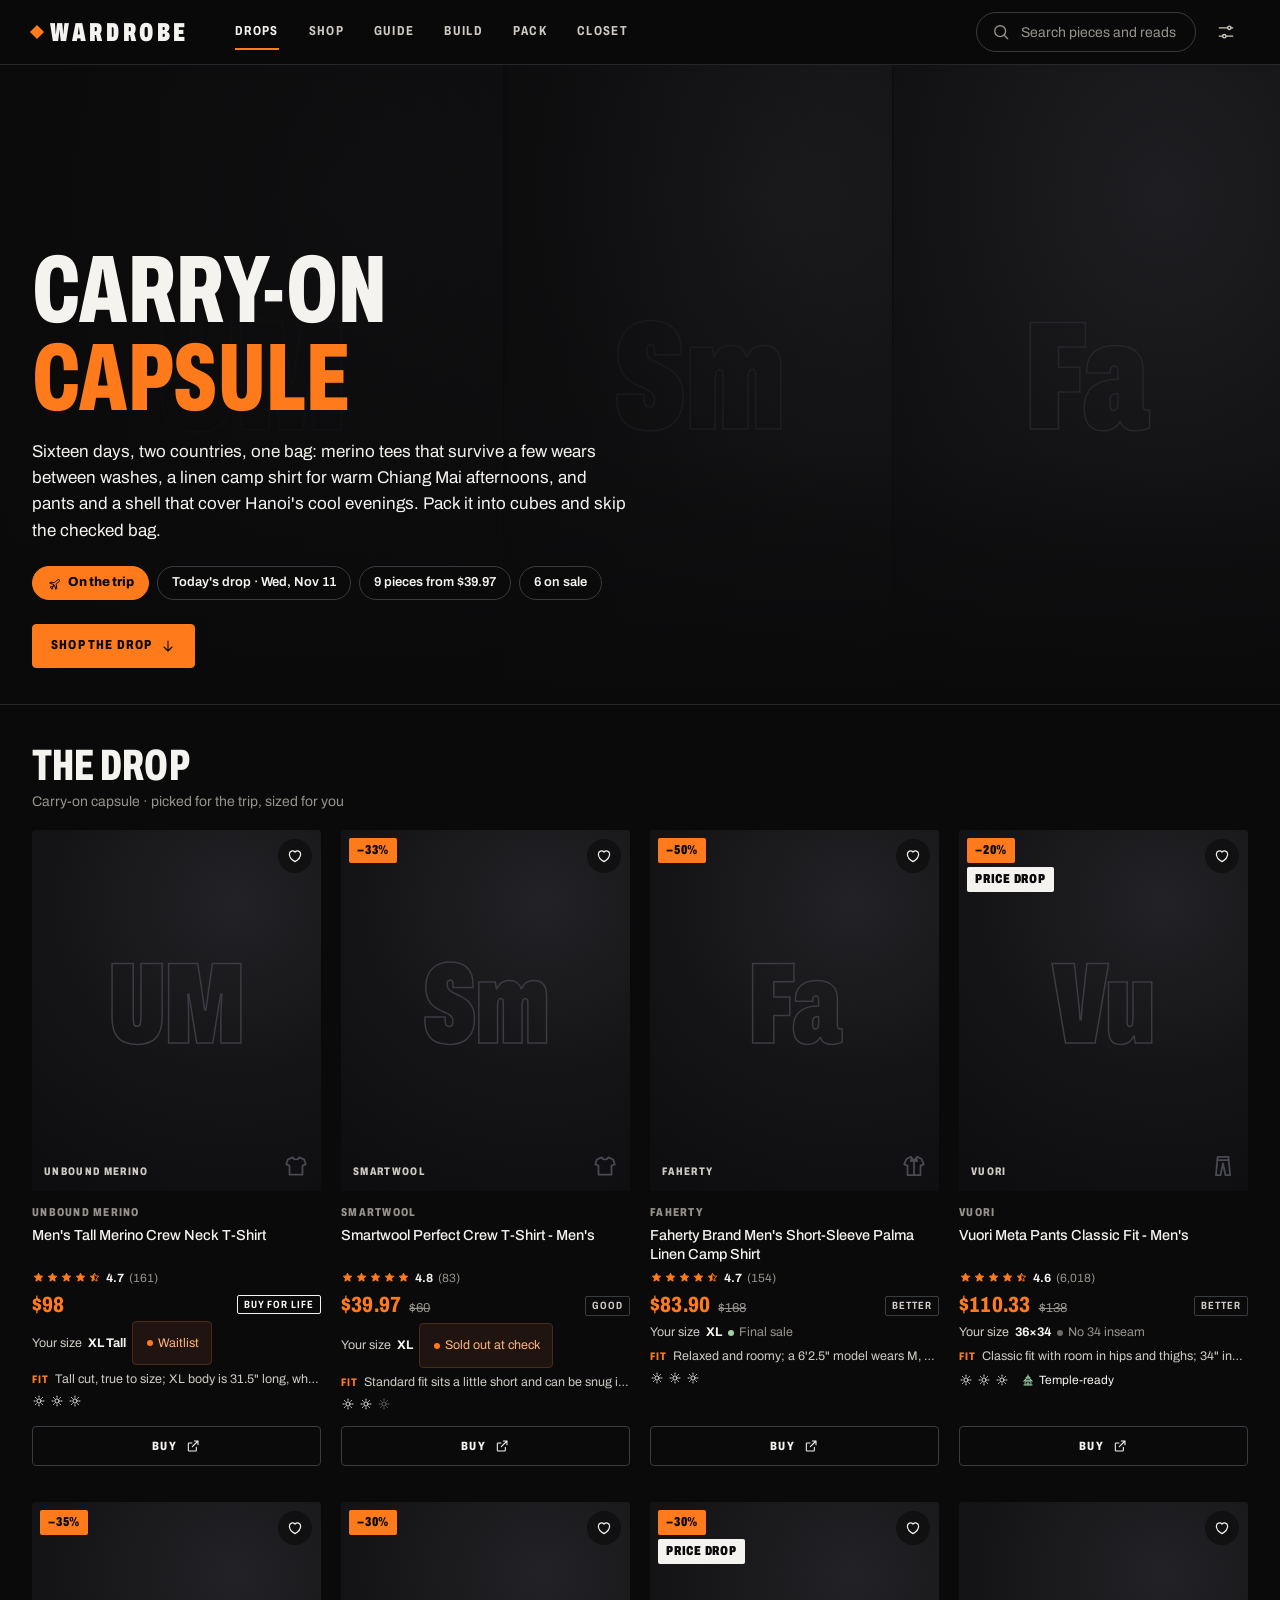
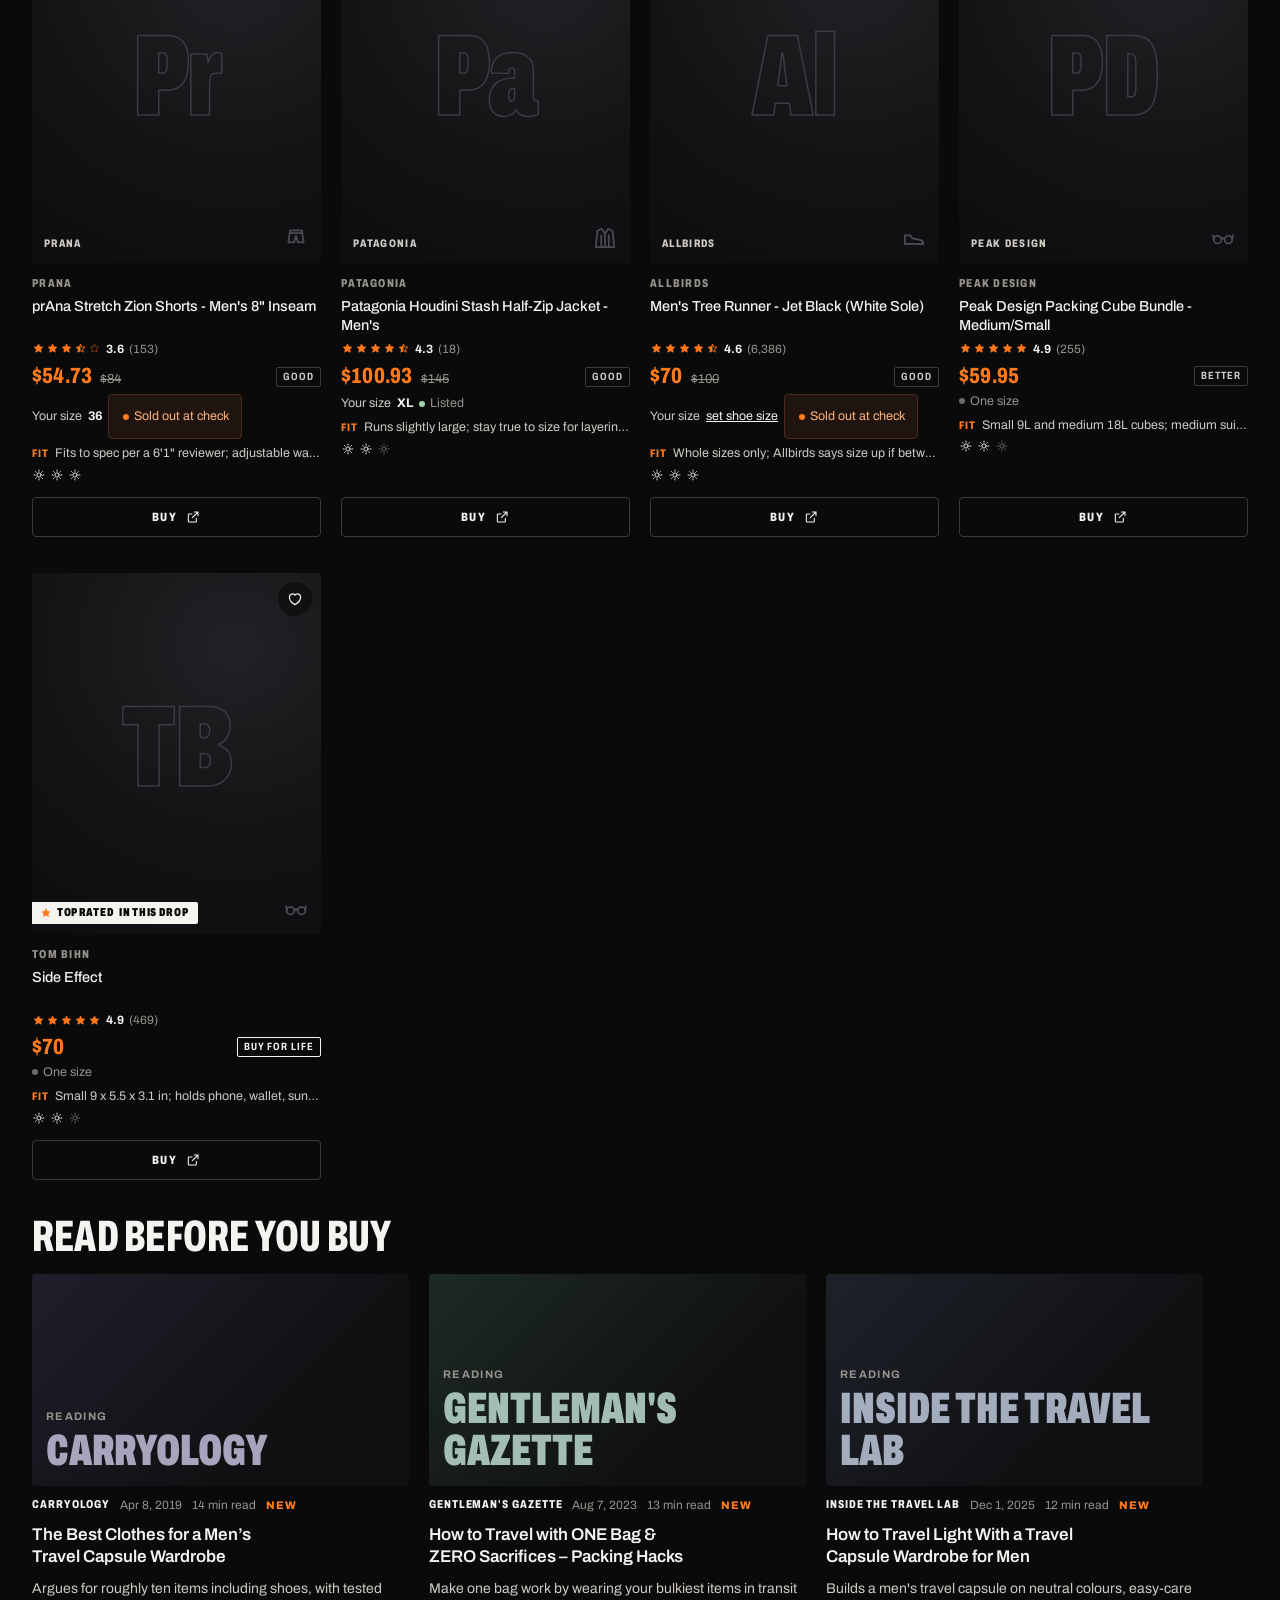
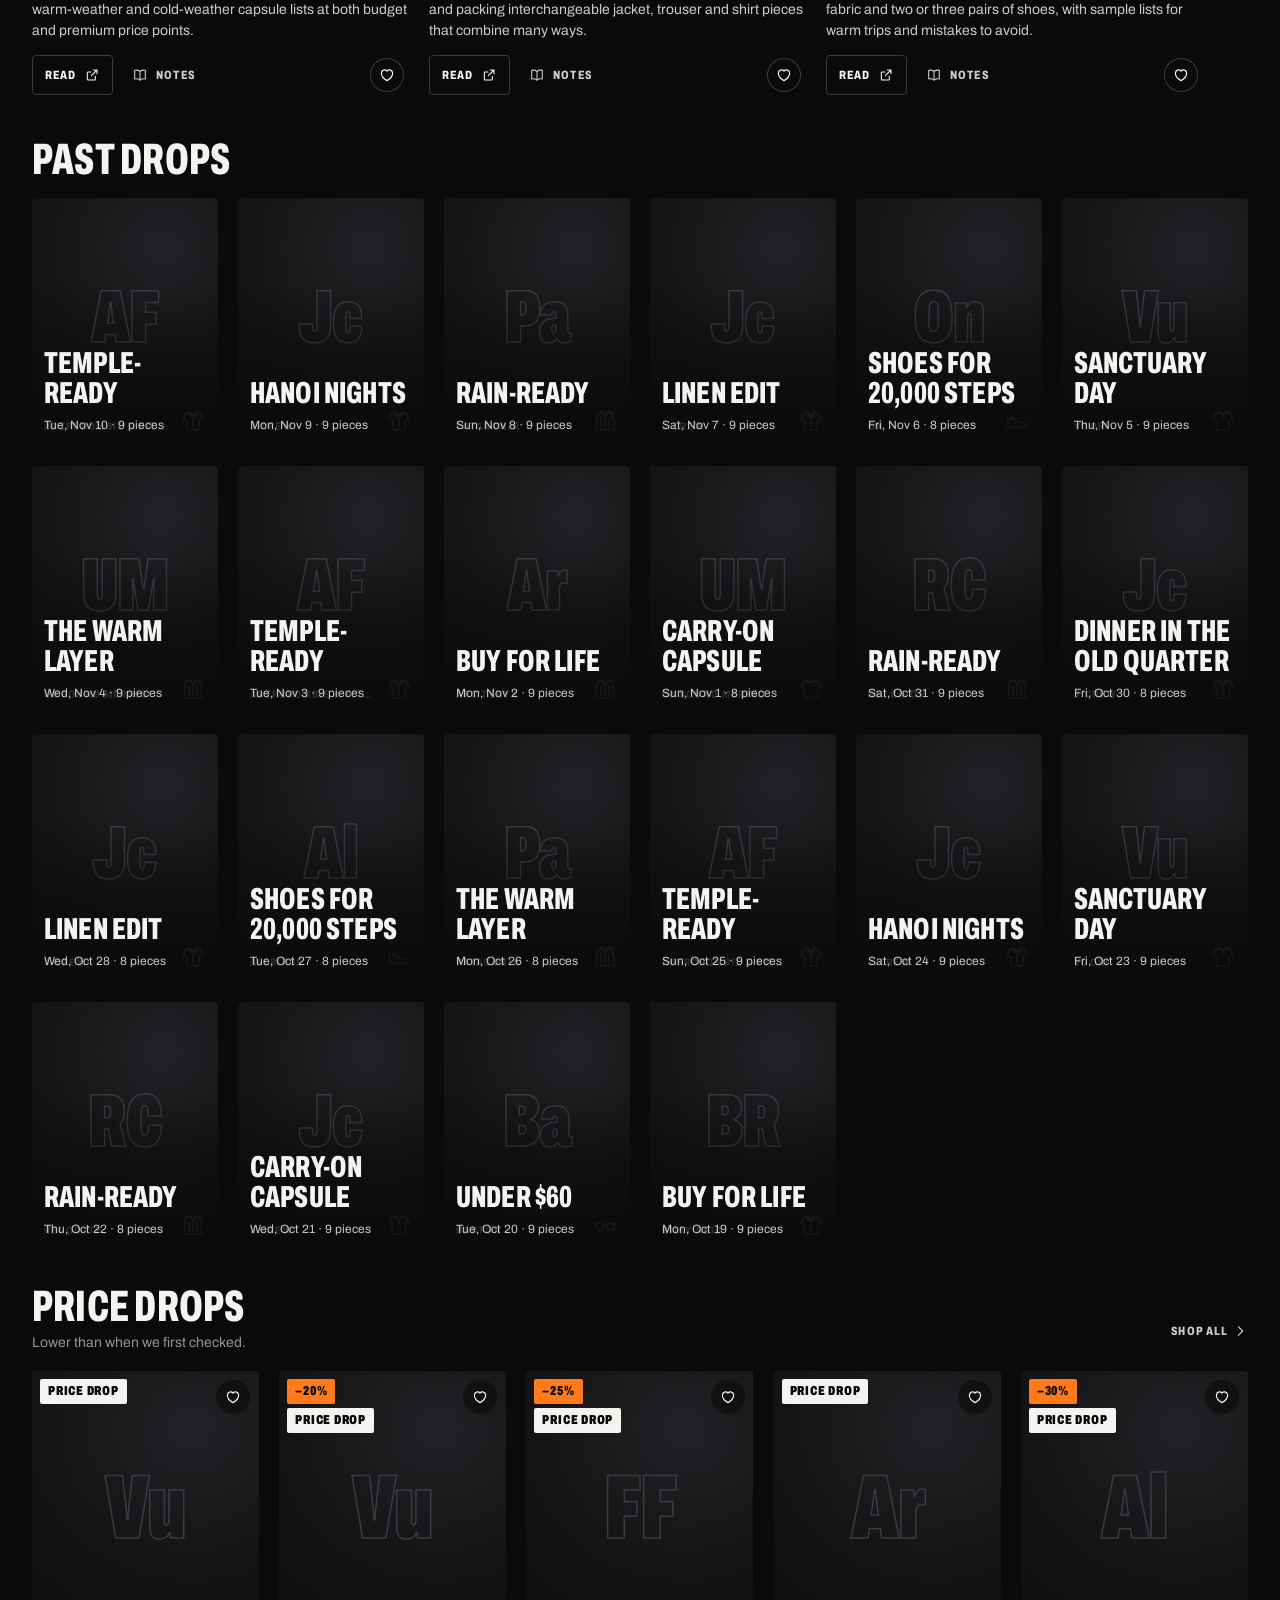
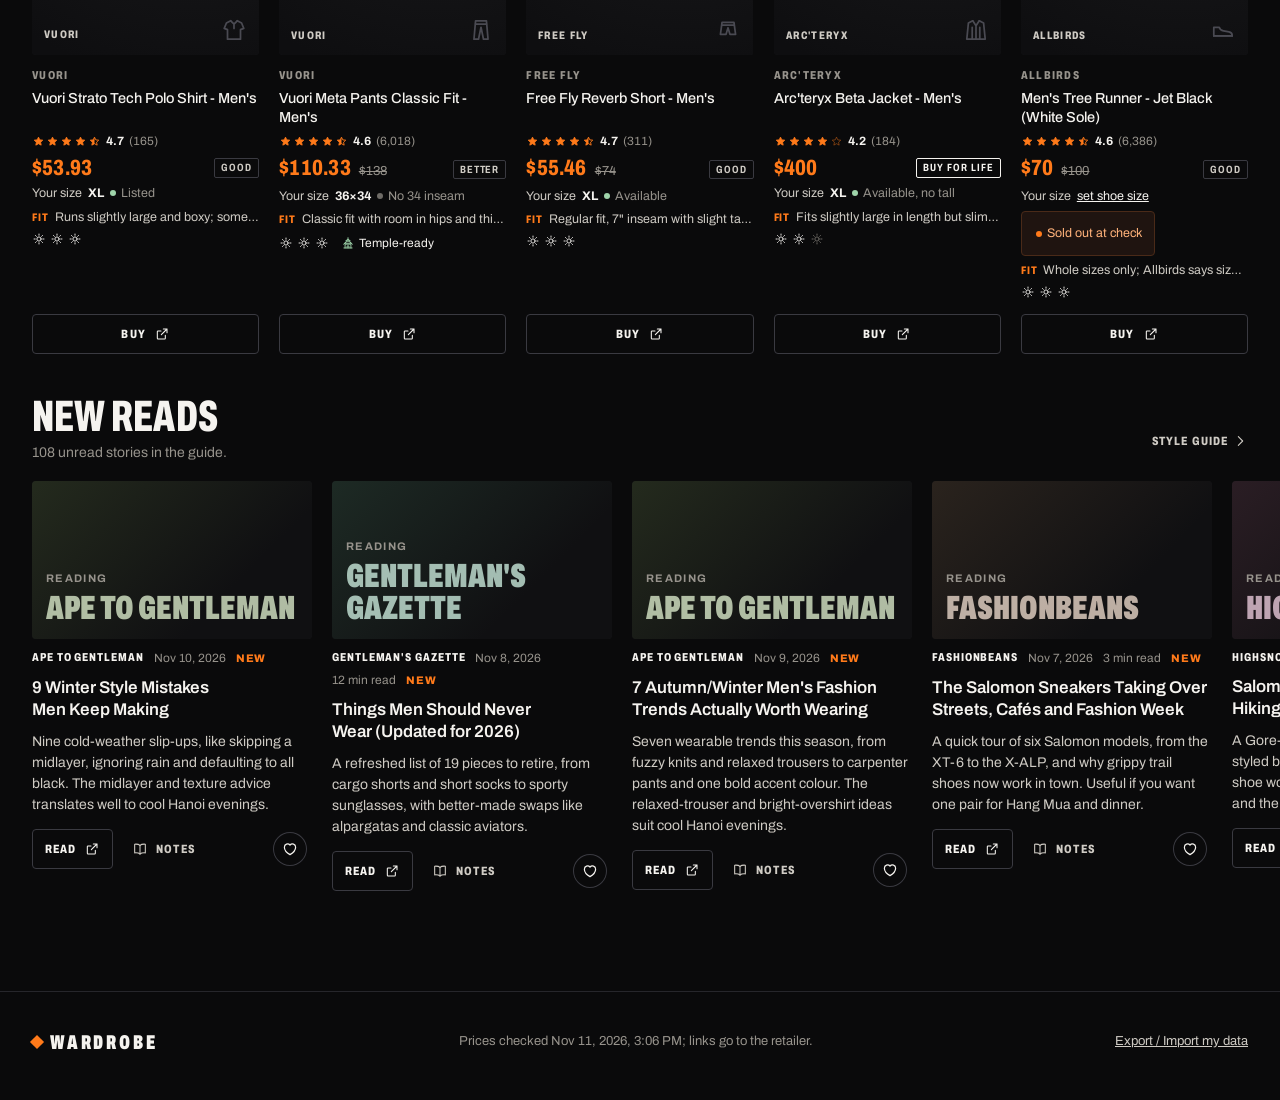
<file: index.html>
<!doctype html>
<html lang="en">
<head>
<meta charset="utf-8">
<meta name="viewport" content="width=device-width, initial-scale=1, viewport-fit=cover">
<title>Wardrobe</title>
<meta name="description" content="Today's drop: a private menswear shop for one trip. Chiang Mai, Hanoi and Ninh Binh, Nov 22 to Dec 7, 2026.">
<meta name="theme-color" content="#0A0A0B">
<meta name="color-scheme" content="dark">
<meta name="referrer" content="no-referrer">
<meta property="og:type" content="website">
<meta property="og:site_name" content="Wardrobe">
<meta property="og:title" content="Wardrobe · Today's drop">
<meta property="og:description" content="A private menswear shop for one trip: temple-ready linen, Hanoi layers, rain gear. Good, Better and Buy for life.">
<meta property="og:url" content="https://dosomethingbro.github.io/SEA-Trip-Confirmed/">
<meta name="twitter:card" content="summary">
<link rel="icon" href="assets/favicon.svg" type="image/svg+xml">
<link rel="preconnect" href="https://fonts.googleapis.com">
<link rel="preconnect" href="https://fonts.gstatic.com" crossorigin>
<link rel="stylesheet" href="https://fonts.googleapis.com/css2?family=Archivo:wdth,wght@62..125,300..900&display=swap">
<link rel="preconnect" href="https://wsrv.nl">
<link rel="stylesheet" href="assets/site.css">
</head>
<body>
<a class="sr" href="#app">Skip to content</a>
<header class="hdr">
  <div class="wrap">
    <a class="logo" href="#/drops" aria-label="Wardrobe, today's drop"><i aria-hidden="true"></i>WARDROBE</a>
    <nav class="nav" aria-label="Main" id="nav"></nav>
    <button class="searchbtn" type="button" id="searchOpen" aria-label="Search pieces and reads"><svg class="ic" viewBox="0 0 24 24" aria-hidden="true"><circle cx="11" cy="11" r="6.5"/><path d="m20 20-4.4-4.4"/></svg><span>Search pieces and reads</span></button>
    <a class="hbtn" href="#/closet" id="closetLink" aria-label="Closet"><svg class="ic" viewBox="0 0 24 24" aria-hidden="true"><path d="M12 6.5a2 2 0 1 1 2 2c-1.1 0-2 .9-2 2"/><path d="M12 10.5 3 17.2c-.6.5-.2 1.3.5 1.3h17c.7 0 1.1-.8.5-1.3z"/></svg></a>
    <button class="hbtn" type="button" id="settingsOpen" aria-label="Settings and my data"><svg class="ic" viewBox="0 0 24 24" aria-hidden="true"><path d="M4 7h10M18 7h2M4 17h4M12 17h8"/><circle cx="16" cy="7" r="2"/><circle cx="10" cy="17" r="2"/></svg></button>
  </div>
  <div id="wearbar"></div>
</header>

<main id="app" tabindex="-1">
  <div class="wrap" style="padding-top:24px"><div class="skel" style="height:56svh"></div></div>
</main>

<footer class="foot">
  <div class="wrap">
    <span class="logo" aria-hidden="true"><i></i>WARDROBE</span>
    <p id="footNote" style="margin:0">Links go to the retailer.</p>
    <button type="button" data-open="settings">Export / Import my data</button>
  </div>
</footer>

<nav class="tabs" aria-label="Sections" id="tabs"></nav>
<div class="toasts" id="toasts" role="status" aria-live="polite"></div>

<dialog id="dlgSwap" aria-labelledby="swapT">
  <div class="sh-h"><h2 class="d d-s" id="swapT">Swap</h2><button class="hbtn" type="button" data-close aria-label="Close"><svg class="ic" viewBox="0 0 24 24" aria-hidden="true"><path d="M6.5 6.5l11 11M17.5 6.5l-11 11"/></svg></button></div>
  <div class="sh-b" id="swapB"></div>
</dialog>
<dialog id="dlgLesson" aria-labelledby="lessonT">
  <div class="sh-h"><h2 class="d d-s" id="lessonT">Our notes</h2><button class="hbtn" type="button" data-close aria-label="Close"><svg class="ic" viewBox="0 0 24 24" aria-hidden="true"><path d="M6.5 6.5l11 11M17.5 6.5l-11 11"/></svg></button></div>
  <div class="sh-b">
    <div class="lesson" id="lessonCards" tabindex="0" aria-label="Five lesson cards, scroll sideways"></div>
    <div class="lnav"><button class="btn sm" type="button" id="lessonPrev">Back</button><div class="dots" id="lessonDots" aria-hidden="true"></div><button class="btn sm acc" type="button" id="lessonNext">Next</button></div>
    <p class="note">These cards are our notes plus the style rules they back, not the article's text. Open the original for the full piece.</p>
  </div>
</dialog>
<dialog id="dlgSearch" class="search" aria-label="Search">
  <div class="sh-h"><svg class="ic" viewBox="0 0 24 24" aria-hidden="true" style="margin-left:8px"><circle cx="11" cy="11" r="6.5"/><path d="m20 20-4.4-4.4"/></svg><label class="sr" for="q">Search</label><input id="q" type="search" placeholder="Linen, loafers, Hanoi, rain…" autocomplete="off" enterkeyhint="search"><button class="hbtn" type="button" data-close aria-label="Close search"><svg class="ic" viewBox="0 0 24 24" aria-hidden="true"><path d="M6.5 6.5l11 11M17.5 6.5l-11 11"/></svg></button></div>
  <div class="sh-b" id="qres"></div>
</dialog>
<dialog id="dlgSettings" aria-labelledby="setT">
  <div class="sh-h"><h2 class="d d-s" id="setT">My data</h2><button class="hbtn" type="button" data-close aria-label="Close"><svg class="ic" viewBox="0 0 24 24" aria-hidden="true"><path d="M6.5 6.5l11 11M17.5 6.5l-11 11"/></svg></button></div>
  <div class="sh-b" id="setB"></div>
</dialog>

<dialog id="dlgView" class="viewer" aria-labelledby="vwT">
  <div class="vw-h"><h2 class="sr" id="vwT">Photos</h2><span class="vw-n num" id="vwN" aria-live="polite"></span><button class="hbtn" type="button" data-close aria-label="Close photos"><svg class="ic" viewBox="0 0 24 24" aria-hidden="true"><path d="M6.5 6.5l11 11M17.5 6.5l-11 11"/></svg></button></div>
  <div class="vw-track" id="vwTrack" tabindex="0" aria-label="Photos, swipe or use arrow keys"></div>
  <button class="vw-nav prev" type="button" id="vwPrev" aria-label="Previous photo"><svg class="ic" viewBox="0 0 24 24" aria-hidden="true"><path d="M14.5 5.5 8 12l6.5 6.5"/></svg></button>
  <button class="vw-nav next" type="button" id="vwNext" aria-label="Next photo"><svg class="ic" viewBox="0 0 24 24" aria-hidden="true"><path d="m9.5 5.5 6.5 6.5-6.5 6.5"/></svg></button>
</dialog>

<script src="assets/site.js" defer></script>
</body>
</html>
</file>
<file: assets/site.css>
/* WARDROBE — a private daily-drop menswear shop.
   Black room, white type, one saffron accent for money and badges. */
:root{
  --bg:#0A0A0B;--bg2:#111113;--card:#161618;--card2:#1D1D20;--line:#26262B;--line2:#3A3A41;
  --ink:#F5F3EF;--ink2:#CFCBC4;--mute:#97938C;--dim:#6E6B66;
  --acc:#FF7A1A;--acc2:#FF9447;--acc-ink:#0A0A0B;--ok:#9FD4AA;--warn:#FFB27A;
  --display:"Archivo","Arial Narrow","Roboto Condensed","DejaVu Sans Condensed",sans-serif;
  --sans:"Archivo","Helvetica Neue",Arial,sans-serif;
  --r:4px;--gut:16px;--max:1320px;--hdr:56px;--tab:64px;
  --sab:env(safe-area-inset-bottom,0px);
  --ease:cubic-bezier(.16,1,.3,1);
  color-scheme:dark;
}
@media (min-width:760px){:root{--gut:32px;--hdr:64px}}
*,*::before,*::after{box-sizing:border-box}
html{-webkit-text-size-adjust:100%;scrollbar-color:var(--line2) var(--bg);scroll-padding-top:calc(var(--hdr) + 12px)}
body{margin:0;background:var(--bg);color:var(--ink);font:400 15px/1.5 var(--sans);font-stretch:100%;-webkit-font-smoothing:antialiased;min-height:100svh;overflow-x:hidden;caret-color:var(--acc)}
@media (max-width:759.98px){body{padding-bottom:calc(var(--tab) + var(--sab))}}
::selection{background:var(--acc);color:var(--acc-ink)}
::-webkit-scrollbar{width:10px;height:8px}::-webkit-scrollbar-track{background:var(--bg)}::-webkit-scrollbar-thumb{background:var(--line2);border-radius:8px;border:2px solid var(--bg)}
img{display:block;max-width:100%}
a{color:inherit;text-underline-offset:3px;text-decoration-thickness:1px}
button,input,select,textarea{font:inherit;color:inherit}
button{cursor:pointer;background:none;border:0;padding:0}
:focus-visible{outline:2px solid var(--acc);outline-offset:2px;border-radius:2px}
.sr{position:absolute!important;width:1px;height:1px;overflow:hidden;clip:rect(0 0 0 0);white-space:nowrap}
.ic{width:20px;height:20px;fill:none;stroke:currentColor;stroke-width:1.6;stroke-linecap:round;stroke-linejoin:round;flex:none}
.ic.sm{width:16px;height:16px}.ic.xs{width:14px;height:14px}
.num,.price,.tot{font-variant-numeric:tabular-nums lining-nums}
.wrap{max-width:var(--max);margin:0 auto;padding:0 var(--gut)}

/* ---------- Type ---------- */
.d{font-family:var(--display);font-stretch:62%;font-weight:800;text-transform:uppercase;letter-spacing:.005em;line-height:.92;text-wrap:balance;margin:0}
.d-xl{font-size:clamp(3.4rem,15vw,6rem)}
.d-l{font-size:clamp(2.4rem,9vw,4.25rem)}
.d-m{font-size:clamp(1.9rem,6vw,2.75rem)}
.d-s{font-size:1.6rem}
.cap{font-family:var(--display);font-stretch:75%;font-weight:700;text-transform:uppercase;letter-spacing:.08em;font-size:12px;line-height:1.2}
.lede{color:var(--ink2);font-size:16px;line-height:1.55;max-width:60ch;margin:0}
.mute{color:var(--mute)}

/* ---------- Header ---------- */
.hdr{position:sticky;top:0;z-index:40;background:rgba(10,10,11,.92);backdrop-filter:saturate(1.4) blur(12px);-webkit-backdrop-filter:saturate(1.4) blur(12px);border-bottom:1px solid var(--line)}
.hdr .wrap{display:flex;align-items:center;gap:8px;height:var(--hdr)}
.logo{font-family:var(--display);font-stretch:62%;font-weight:900;font-size:26px;letter-spacing:.14em;text-decoration:none;line-height:1;display:flex;align-items:center;gap:8px;padding:10px 0;margin-right:auto}
.logo i{display:block;width:10px;height:10px;background:var(--acc);transform:rotate(45deg)}
.nav{display:none;gap:2px;margin-right:auto}
.nav a{font-family:var(--display);font-stretch:75%;font-weight:700;text-transform:uppercase;letter-spacing:.1em;font-size:13px;text-decoration:none;color:var(--ink2);padding:0 14px;height:44px;display:flex;align-items:center;position:relative}
.nav a:hover{color:var(--ink)}
.nav a[aria-current=page]{color:var(--ink)}
.nav a[aria-current=page]::after{content:"";position:absolute;left:14px;right:14px;bottom:4px;height:2px;background:var(--acc)}
@media (min-width:760px){.nav{display:flex}.logo{margin-right:24px}}
.hbtn{width:44px;height:44px;display:grid;place-items:center;border-radius:50%;color:var(--ink2);position:relative}
.hbtn:hover{color:var(--ink);background:var(--card)}
.hbtn .dot{position:absolute;top:9px;right:9px;min-width:16px;height:16px;padding:0 4px;border-radius:8px;background:var(--acc);color:var(--acc-ink);font:800 10px/16px var(--sans);text-align:center}
.searchbtn{display:flex;align-items:center;gap:10px;height:40px;padding:0 14px;border:1px solid var(--line2);border-radius:20px;color:var(--mute);font-size:14px;min-width:220px}
.searchbtn:hover{border-color:var(--mute);color:var(--ink2)}
@media (max-width:1023.98px){.searchbtn{min-width:0;width:44px;height:44px;padding:0;justify-content:center;border:0;border-radius:50%}.searchbtn span{display:none}}
@media (max-width:759.98px){.hide-sm{display:none!important}}
.wearbar{background:var(--acc);color:var(--acc-ink)}
.wearbar .wrap{display:flex;align-items:center;gap:10px;min-height:40px;font-weight:600;font-size:13px}
.wearbar b{font-family:var(--display);font-stretch:70%;font-weight:800;text-transform:uppercase;letter-spacing:.06em;font-size:14px}
.wearbar a{font-weight:700}
.wearbar button{margin-left:auto;width:40px;height:40px;display:grid;place-items:center}

/* ---------- Bottom tabs (phones) ---------- */
.tabs{position:fixed;left:0;right:0;bottom:0;z-index:45;background:rgba(10,10,11,.96);backdrop-filter:blur(12px);-webkit-backdrop-filter:blur(12px);border-top:1px solid var(--line);display:grid;grid-template-columns:repeat(5,1fr);padding-bottom:var(--sab)}
.tabs a{height:var(--tab);display:flex;flex-direction:column;align-items:center;justify-content:center;gap:4px;text-decoration:none;color:var(--mute);font-family:var(--display);font-stretch:75%;font-weight:700;text-transform:uppercase;letter-spacing:.08em;font-size:11px}
.tabs a .ic{width:22px;height:22px}
.tabs a[aria-current=page]{color:var(--ink)}
.tabs a[aria-current=page] .ic{color:var(--acc)}
@media (min-width:760px){.tabs{display:none}}

/* ---------- Buttons, chips ---------- */
.btn{display:inline-flex;align-items:center;justify-content:center;gap:8px;min-height:44px;padding:0 18px;border:1px solid var(--line2);border-radius:var(--r);background:transparent;color:var(--ink);font-family:var(--display);font-stretch:75%;font-weight:800;text-transform:uppercase;letter-spacing:.09em;font-size:13px;text-decoration:none;white-space:nowrap;transition:background .2s var(--ease),border-color .2s var(--ease),color .2s var(--ease)}
.btn:hover{border-color:var(--ink)}
.btn.solid{background:var(--ink);color:var(--bg);border-color:var(--ink)}
.btn.solid:hover{background:#fff}
.btn.acc{background:var(--acc);border-color:var(--acc);color:var(--acc-ink)}
.btn.acc:hover{background:var(--acc2);border-color:var(--acc2)}
.btn.ghost{border-color:transparent;color:var(--ink2)}
.btn.ghost:hover{color:var(--ink);background:var(--card)}
.btn.sm{min-height:40px;padding:0 12px;font-size:12px}
.btn.block{width:100%}
.btn:disabled{opacity:.4;cursor:not-allowed}
.btn .ic{width:16px;height:16px}
.chip{display:inline-flex;align-items:center;gap:6px;min-height:36px;padding:0 14px;border:1px solid var(--line2);border-radius:18px;font-size:13px;font-weight:600;color:var(--ink2);white-space:nowrap;background:transparent}
button.chip{min-height:44px}
.chip:hover{border-color:var(--mute);color:var(--ink)}
.chip[aria-pressed=true]{background:var(--ink);border-color:var(--ink);color:var(--bg)}
.chip .ic{width:15px;height:15px}
.chips{display:flex;gap:8px;flex-wrap:wrap}
.scrollx{display:flex;gap:8px;overflow-x:auto;scrollbar-width:none;-webkit-overflow-scrolling:touch;margin:0 calc(var(--gut) * -1);padding:0 var(--gut);scroll-padding:0 var(--gut)}
.scrollx::-webkit-scrollbar{display:none}
.seg{display:inline-flex;border:1px solid var(--line2);border-radius:24px;padding:3px;gap:2px;max-width:100%;overflow-x:auto;scrollbar-width:none}
.seg button{min-height:38px;padding:0 16px;border-radius:20px;font-family:var(--display);font-stretch:75%;font-weight:800;text-transform:uppercase;letter-spacing:.08em;font-size:12px;color:var(--ink2);white-space:nowrap}
.seg button:hover{color:var(--ink)}
.seg button[aria-pressed=true]{background:var(--ink);color:var(--bg)}
.seg.acc button[aria-pressed=true]{background:var(--acc);color:var(--acc-ink)}
.tier{font-family:var(--display);font-stretch:75%;font-weight:700;text-transform:uppercase;letter-spacing:.09em;font-size:10.5px;color:var(--ink2);border:1px solid var(--line2);border-radius:2px;padding:2px 6px;white-space:nowrap;line-height:1.3}
.tier.bifl{color:var(--ink);border-color:var(--ink)}
.badge{display:inline-flex;align-items:center;font-family:var(--display);font-stretch:70%;font-weight:900;text-transform:uppercase;letter-spacing:.06em;font-size:13px;line-height:1;padding:6px 8px;background:var(--acc);color:var(--acc-ink);border-radius:2px}
.badge.ink{background:var(--ink);color:var(--bg)}
.badge.line{background:rgba(10,10,11,.75);color:var(--ink);box-shadow:inset 0 0 0 1px var(--line2)}
.field{width:100%;min-height:44px;padding:10px 12px;background:var(--bg2);border:1px solid var(--line2);border-radius:var(--r);color:var(--ink)}
.field:focus{outline:2px solid var(--acc);outline-offset:0;border-color:transparent}
.field::placeholder{color:var(--dim)}
select.field{appearance:none;-webkit-appearance:none;padding-right:34px;background-image:url("data:image/svg+xml,%3Csvg xmlns='http://www.w3.org/2000/svg' viewBox='0 0 24 24' fill='none' stroke='%23CFCBC4' stroke-width='1.8'%3E%3Cpath d='m7 10 5 5 5-5'/%3E%3C/svg%3E");background-repeat:no-repeat;background-position:right 10px center;background-size:18px}
textarea.field{min-height:140px;font:12px/1.5 ui-monospace,SFMono-Regular,Menlo,monospace;resize:vertical}

/* ---------- Photos and fallbacks ---------- */
.ph{position:relative;display:block;overflow:hidden;background:var(--card);aspect-ratio:4/5;width:100%}
.ph img{position:absolute;inset:0;width:100%;height:100%;object-fit:cover;transition:transform .7s var(--ease)}
.ph.sq{aspect-ratio:1/1}.ph.wide{aspect-ratio:16/9}.ph.tall{aspect-ratio:3/4}
.fb{position:absolute;inset:0;display:flex;flex-direction:column;justify-content:space-between;padding:12px;background:radial-gradient(120% 90% at 70% 20%,#222226 0%,#141416 55%,#0E0E10 100%);color:var(--mute)}
.fb b{position:absolute;left:0;right:0;top:50%;transform:translateY(-55%);text-align:center;font-family:var(--display);font-stretch:62%;font-weight:900;font-size:clamp(64px,40cqw,160px);line-height:1;color:transparent;-webkit-text-stroke:1.5px #3B3B42;letter-spacing:-.01em}
.ph{container-type:inline-size}
.fb .bn{font-family:var(--display);font-stretch:75%;font-weight:800;text-transform:uppercase;letter-spacing:.12em;font-size:11px;color:var(--ink2);position:relative}
.fb .ic{position:relative;align-self:flex-end;width:26px;height:26px;color:#4A4A52}

/* ---------- Hero ---------- */
.hero{position:relative;min-height:min(78svh,640px);display:flex;align-items:flex-end;overflow:hidden;background:#0D0D0F;border-bottom:1px solid var(--line)}
.hero .art{position:absolute;inset:0;display:grid;grid-template-columns:1fr;gap:2px}
.hero .art .ph{aspect-ratio:auto;height:100%}
.hero .art .ph:nth-child(n+2){display:none}
@media (min-width:760px){.hero .art{grid-template-columns:1.3fr 1fr 1fr}.hero .art .ph:nth-child(n+2){display:block}}
.hero::after{content:"";position:absolute;inset:0;background:linear-gradient(180deg,rgba(10,10,11,.25) 0%,rgba(10,10,11,.35) 40%,rgba(10,10,11,.92) 80%,var(--bg) 100%);pointer-events:none}
@media (min-width:760px){.hero::after{background:linear-gradient(90deg,rgba(10,10,11,.94) 0%,rgba(10,10,11,.72) 38%,rgba(10,10,11,.15) 75%),linear-gradient(180deg,transparent 60%,var(--bg) 100%)}}
.hero .fb b{-webkit-text-stroke-color:#2A2A30}
.hero .in{position:relative;z-index:2;width:100%;padding-top:96px;padding-bottom:36px}
.hero h1{max-width:12ch}
.hero h1 em{font-style:normal;color:var(--acc)}
.hero .lede{margin-top:16px;font-size:17px;color:var(--ink)}
.hero .meta{display:flex;flex-wrap:wrap;gap:8px;margin-top:22px}
.hero .meta .chip{background:rgba(10,10,11,.6);border-color:var(--line2);color:var(--ink);min-height:34px}
.hero .meta .chip.hot{background:var(--acc);border-color:var(--acc);color:var(--acc-ink);font-weight:800}
.hero .cta{display:flex;gap:10px;margin-top:24px;flex-wrap:wrap}
@media (prefers-reduced-motion:no-preference){
  .hero h1 .ln{display:block;animation:rise .9s var(--ease) both}
  .hero h1 .ln:nth-child(2){animation-delay:.08s}
  @keyframes rise{from{clip-path:inset(0 0 100% 0);transform:translateY(.35em)}to{clip-path:inset(0 0 -10% 0);transform:none}}
  .pc:hover .ph img{transform:scale(1.035)}
}

/* ---------- Sections ---------- */
.sec{padding:40px 0 8px}
.sec+.sec{padding-top:28px}
.shead{display:flex;align-items:flex-end;justify-content:space-between;gap:16px;margin-bottom:18px}
.shead h2{margin:0}
.shead p{margin:6px 0 0;color:var(--mute);font-size:14px}
.shead .more{font-family:var(--display);font-stretch:75%;font-weight:800;text-transform:uppercase;letter-spacing:.09em;font-size:12px;text-decoration:none;color:var(--ink2);display:inline-flex;align-items:center;gap:4px;min-height:44px;white-space:nowrap}
.shead .more:hover{color:var(--acc)}
.pagehead{padding-top:32px;padding-bottom:20px}
.pagehead .lede{margin-top:12px}
.rule{height:1px;background:var(--line);border:0;margin:0}

/* ---------- Product grid + cards ---------- */
.grid{display:grid;grid-template-columns:repeat(2,minmax(0,1fr));gap:24px 12px}
@media (min-width:760px){.grid{grid-template-columns:repeat(3,minmax(0,1fr));gap:36px 20px}}
@media (min-width:1100px){.grid{grid-template-columns:repeat(4,minmax(0,1fr))}}
.pc{position:relative;display:flex;flex-direction:column;min-width:0}
.pc-media{display:block;position:relative;border-radius:var(--r);overflow:hidden;text-decoration:none}
.pc .badges{position:absolute;left:8px;top:8px;display:flex;flex-direction:column;align-items:flex-start;gap:4px;z-index:2}
.pc .heart{position:absolute;top:4px;right:4px;z-index:3}
.heart{width:44px;height:44px;display:grid;place-items:center;border-radius:50%;color:var(--ink)}
.heart span{width:34px;height:34px;display:grid;place-items:center;border-radius:50%;background:rgba(10,10,11,.6);backdrop-filter:blur(6px);-webkit-backdrop-filter:blur(6px);transition:transform .25s var(--ease)}
.heart:hover span{background:rgba(10,10,11,.85)}
.heart[aria-pressed=true]{color:var(--acc)}
.heart[aria-pressed=true] span{transform:scale(1.06)}
.heart .ic{width:18px;height:18px}
.heart.flat span{background:transparent;backdrop-filter:none;box-shadow:inset 0 0 0 1px var(--line2)}
.pc-body{display:flex;flex-direction:column;gap:5px;padding-top:12px;flex:1}
.pc-brand{font-family:var(--display);font-stretch:75%;font-weight:800;text-transform:uppercase;letter-spacing:.11em;font-size:11.5px;color:var(--mute);overflow:hidden;text-overflow:ellipsis;white-space:nowrap}
.pc-name{font-size:14.5px;font-weight:500;line-height:1.3;text-decoration:none;color:var(--ink);display:-webkit-box;-webkit-line-clamp:2;-webkit-box-orient:vertical;overflow:hidden;min-height:2.6em}
.pc-name:hover{text-decoration:underline}
.pr-row{display:flex;align-items:baseline;flex-wrap:wrap;gap:4px 8px;margin-top:2px}
.price{font-family:var(--display);font-stretch:75%;font-weight:800;font-size:22px;line-height:1;color:var(--acc);letter-spacing:.01em}
.pr-row s{color:var(--mute);font-size:13px}
.pr-row .tier{margin-left:auto;align-self:center}
.sz{font-size:12.5px;color:var(--ink2);display:flex;align-items:center;gap:6px;flex-wrap:wrap}
.sz b{color:var(--ink);font-weight:700}
.sz .st{display:inline-flex;align-items:center;gap:5px;color:var(--mute)}
.sz .st::before{content:"";width:6px;height:6px;border-radius:50%;background:var(--dim)}
.sz .st.ok::before{background:var(--ok)}
.sz .st.warn{color:var(--warn)}.sz .st.warn::before{background:var(--acc)}
.care{display:flex;align-items:center;gap:12px;font-size:12px;color:var(--mute);flex-wrap:wrap}
.care>span{display:inline-flex;align-items:center;gap:4px}
.heat{display:inline-flex;gap:1px}
.heat .ic{width:14px;height:14px;color:var(--dim)}
.heat .ic.on{color:var(--ink)}
.care .tok{color:var(--ink)}
.care .tok .ic{color:var(--ok)}
.pc-foot{display:flex;gap:8px;margin-top:auto;padding-top:10px}
.pc-foot .btn{flex:1;padding:0 8px}
.fits{font-size:11.5px;color:var(--acc);font-weight:700;text-transform:uppercase;letter-spacing:.06em}

/* rails */
.rail{display:grid;grid-auto-flow:column;grid-auto-columns:minmax(150px,42%);gap:12px;overflow-x:auto;scroll-snap-type:x mandatory;scrollbar-width:none;margin:0 calc(var(--gut) * -1);padding:0 var(--gut) 6px;scroll-padding:0 var(--gut)}
.rail::-webkit-scrollbar{display:none}
.rail>*{scroll-snap-align:start}
@media (min-width:760px){.rail{grid-auto-columns:minmax(200px,23%);gap:20px}}
.rail.art{grid-auto-columns:minmax(250px,78%)}
@media (min-width:760px){.rail.art{grid-auto-columns:minmax(280px,31%)}}

/* ---------- Drop archive ---------- */
.archive{display:grid;grid-template-columns:repeat(2,minmax(0,1fr));gap:12px}
@media (min-width:760px){.archive{grid-template-columns:repeat(3,minmax(0,1fr));gap:20px}}
@media (min-width:1100px){.archive{grid-template-columns:repeat(6,minmax(0,1fr))}}
.dcard{position:relative;display:block;text-decoration:none;border-radius:var(--r);overflow:hidden;background:var(--card)}
.dcard .ph{aspect-ratio:3/4}
.dcard::after{content:"";position:absolute;inset:0;background:linear-gradient(180deg,transparent 35%,rgba(10,10,11,.95) 100%)}
.dcard .t{position:absolute;left:12px;right:12px;bottom:12px;z-index:2}
.dcard .t .d{font-size:clamp(1.5rem,5vw,1.9rem)}
.dcard .t small{display:block;margin-top:6px;color:var(--ink2);font-size:12px}
.dcard:hover .d{color:var(--acc)}
.dcard[aria-current=true]{box-shadow:inset 0 0 0 2px var(--acc)}

/* ---------- Articles ---------- */
.ac{display:flex;flex-direction:column;gap:10px;min-width:0}
.ac .ph{border-radius:var(--r)}
.ac h3{margin:0;font-size:17px;line-height:1.3;font-weight:600;text-wrap:balance}
.ac h3 a{text-decoration:none}
.ac h3 a:hover{text-decoration:underline}
.ac p{margin:0;color:var(--ink2);font-size:14px;line-height:1.5}
.ameta{display:flex;flex-wrap:wrap;gap:4px 10px;font-size:12px;color:var(--mute);align-items:center}
.ameta b{color:var(--ink);font-family:var(--display);font-stretch:75%;font-weight:800;text-transform:uppercase;letter-spacing:.08em;font-size:11.5px}
.ameta .new{color:var(--acc);font-weight:800;text-transform:uppercase;letter-spacing:.08em;font-size:11px}
.aacts{display:flex;gap:6px;align-items:center;margin-top:2px;flex-wrap:wrap}
.aacts .sp{flex:1}
.wm{position:absolute;inset:0;display:flex;flex-direction:column;justify-content:flex-end;padding:14px;background:linear-gradient(135deg,hsl(var(--h) 18% 14%),#101012 70%)}
.wm b{font-family:var(--display);font-stretch:62%;font-weight:900;text-transform:uppercase;font-size:clamp(22px,12cqw,44px);line-height:.95;color:hsl(var(--h) 30% 80%);opacity:.85;overflow-wrap:anywhere}
.wm span{font-size:11px;color:var(--mute);text-transform:uppercase;letter-spacing:.12em;margin-bottom:6px;font-weight:700}
.agrid{display:grid;grid-template-columns:1fr;gap:32px}
@media (min-width:760px){.agrid{grid-template-columns:repeat(2,minmax(0,1fr));gap:40px 24px}}
@media (min-width:1100px){.agrid{grid-template-columns:repeat(3,minmax(0,1fr))}}
.lead{display:grid;gap:18px;padding-bottom:28px;border-bottom:1px solid var(--line);margin-bottom:28px}
@media (min-width:900px){.lead{grid-template-columns:1.35fr 1fr;align-items:end;gap:36px}}
.lead h2{font-family:var(--display);font-stretch:68%;font-weight:800;font-size:clamp(2rem,6vw,3.2rem);line-height:.98;text-transform:uppercase;margin:0;text-wrap:balance}
.lead h2 a{text-decoration:none}.lead h2 a:hover{color:var(--acc)}
.lead p.sum{color:var(--ink2);font-size:16px;margin:12px 0 0;max-width:58ch}
.shopthis{background:var(--bg2);border:1px solid var(--line);border-radius:var(--r);padding:16px;margin:0 0 36px}
.shopthis h3{margin:0 0 4px}
.shopthis>p{margin:0 0 14px;color:var(--mute);font-size:13px}
.minis{display:grid;grid-template-columns:repeat(3,minmax(0,1fr));gap:10px}
.mi{display:flex;flex-direction:column;gap:6px;text-decoration:none;min-width:0}
.mi .ph{border-radius:var(--r)}
.mi .t{font-size:12.5px;line-height:1.3;display:-webkit-box;-webkit-line-clamp:2;-webkit-box-orient:vertical;overflow:hidden}
.mi .price{font-size:17px}
.mi:hover .t{text-decoration:underline}

/* shelves */
.shelf{padding:26px 0;border-bottom:1px solid var(--line)}
.shelf:last-child{border-bottom:0}
.shelf .shead{margin-bottom:12px}
.shelf .shead p{max-width:62ch}
.count{display:inline-grid;place-items:center;min-width:24px;height:24px;padding:0 7px;border-radius:12px;background:var(--acc);color:var(--acc-ink);font:800 12px/1 var(--sans);vertical-align:middle;margin-left:10px;transform:translateY(-.3em)}
.count.zero{background:var(--card2);color:var(--mute)}

/* ---------- Styles ---------- */
.styles{display:grid;grid-template-columns:1fr;gap:12px}
@media (min-width:760px){.styles{grid-template-columns:repeat(2,minmax(0,1fr));gap:16px}}
@media (min-width:1100px){.styles{grid-template-columns:repeat(3,minmax(0,1fr))}}
.scard{position:relative;display:flex;align-items:flex-end;min-height:420px;border-radius:var(--r);overflow:hidden;text-decoration:none;background:var(--card);isolation:isolate}
.scard .bands,.lookhero .bands{position:absolute;inset:0;display:flex;z-index:-2}
.bands i{flex:1}
.scard .ph,.lookhero .art .ph{position:absolute;inset:0;aspect-ratio:auto;height:100%;z-index:-1;background:transparent}
.scard .ph .fb,.lookhero .ph .fb{display:none}
.scard::after{content:"";position:absolute;inset:0;z-index:-1;background:linear-gradient(180deg,rgba(10,10,11,.1) 20%,rgba(10,10,11,.9) 78%)}
.scard .t{padding:20px;width:100%}
.scard .d{font-size:clamp(2.4rem,10vw,3.4rem)}
.scard p{margin:10px 0 0;color:var(--ink);font-size:15px;max-width:34ch}
.scard .pal{margin-top:14px}
.scard:hover .d{color:var(--acc)}
.scard .on{position:absolute;top:14px;left:14px}
.pal{display:flex;gap:6px;flex-wrap:wrap}
.pal span{display:inline-flex;align-items:center;gap:6px;font-size:12px;color:var(--ink2);background:rgba(10,10,11,.6);border-radius:14px;padding:4px 10px 4px 4px}
.pal span i{width:18px;height:18px;border-radius:50%;box-shadow:inset 0 0 0 1px rgba(255,255,255,.25)}
.lookhero{position:relative;min-height:min(70svh,560px);display:flex;align-items:flex-end;isolation:isolate;overflow:hidden;border-bottom:1px solid var(--line)}
.lookhero .art{position:absolute;inset:0;z-index:-1}
.lookhero::after{content:"";position:absolute;inset:0;z-index:-1;background:linear-gradient(180deg,rgba(10,10,11,.15) 25%,rgba(10,10,11,.9) 80%,var(--bg))}
.lookhero .in{padding-top:110px;padding-bottom:30px;width:100%}
.lookhero .lede{color:var(--ink);margin-top:14px}
.rules{list-style:none;margin:0;padding:0;display:grid;gap:0;border-top:1px solid var(--line)}
.rules li{padding:16px 0;border-bottom:1px solid var(--line);font-size:17px;line-height:1.4;display:flex;gap:14px;align-items:flex-start}
.rules li .ic{color:var(--acc);margin-top:2px}
.twocol{display:grid;gap:32px}
@media (min-width:900px){.twocol{grid-template-columns:1fr 1fr;gap:56px}}

/* ---------- Build ---------- */
.slots{display:grid;gap:12px}
@media (min-width:900px){.slots{grid-template-columns:repeat(5,minmax(0,1fr));gap:16px}}
.slot{display:grid;grid-template-columns:108px minmax(0,1fr);gap:14px;background:var(--bg2);border:1px solid var(--line);border-radius:var(--r);padding:10px}
@media (min-width:900px){.slot{grid-template-columns:1fr;padding:0;background:transparent;border:0}}
.slot .ph{border-radius:2px}
.slot .info{display:flex;flex-direction:column;gap:4px;min-width:0}
.slot .lbl{display:flex;align-items:center;justify-content:space-between;gap:6px}
.slot .lbl .cap{color:var(--acc)}
.slot .nm{font-size:14px;line-height:1.3;text-decoration:none;display:-webkit-box;-webkit-line-clamp:2;-webkit-box-orient:vertical;overflow:hidden}
.slot .acts{display:flex;gap:6px;margin-top:auto;padding-top:6px;flex-wrap:wrap}
.slot .acts .btn{flex:1;padding:0 8px}
.slot.empty .ph{display:grid;place-items:center;color:var(--dim);background:var(--bg2);box-shadow:inset 0 0 0 1px var(--line2)}
.works{display:grid;grid-template-columns:repeat(auto-fill,minmax(150px,1fr));gap:8px}
.work{display:flex;gap:10px;align-items:flex-start;padding:12px;border:1px solid var(--line);border-radius:var(--r);background:var(--bg2)}
.work .ic{margin-top:1px}
.work b{display:block;font-size:13.5px}
.work small{display:block;color:var(--mute);font-size:12px;line-height:1.35;margin-top:2px}
.work.y{border-color:#2F4A36}.work.y .ic{color:var(--ok)}
.work.n .ic{color:var(--acc)}
.totalbar{position:sticky;bottom:0;z-index:30;background:rgba(10,10,11,.96);backdrop-filter:blur(12px);-webkit-backdrop-filter:blur(12px);border-top:1px solid var(--line);margin-top:28px}
@media (max-width:759.98px){.totalbar{bottom:calc(var(--tab) + var(--sab))}}
.totalbar .wrap{display:flex;align-items:center;gap:12px;min-height:68px;flex-wrap:wrap;padding-top:8px;padding-bottom:8px}
.totalbar .tot{font-family:var(--display);font-stretch:75%;font-weight:900;font-size:30px;color:var(--acc);line-height:1}
.totalbar small{display:block;color:var(--mute);font-size:11.5px;text-transform:uppercase;letter-spacing:.08em;font-weight:700}
.totalbar .sp{flex:1}
.saveform{display:flex;gap:8px;flex-wrap:wrap}
.saveform .field{flex:1;min-width:180px}
.outfits{display:grid;gap:10px}
.of{display:grid;grid-template-columns:minmax(0,1fr) auto;gap:10px;align-items:center;padding:12px;border:1px solid var(--line);border-radius:var(--r);background:var(--bg2)}
.of .thumbs{display:flex;gap:4px;margin-top:8px}
.of .thumbs .ph{width:44px;border-radius:2px}
.of b{font-size:15px}
.of small{color:var(--mute);font-size:12.5px;margin-left:6px}

/* ---------- Pack ---------- */
.warns{display:grid;gap:8px;margin-bottom:28px}
.warn{display:flex;align-items:center;gap:12px;padding:12px 12px 12px 14px;border-radius:var(--r);background:#1F1410;border:1px solid #4A2A18}
.warn .ic{color:var(--acc)}
.warn div{flex:1;min-width:0;font-size:14px}
.warn div small{display:block;color:var(--ink2);font-size:12.5px}
.allgood{display:flex;gap:10px;align-items:center;padding:14px;border-radius:var(--r);border:1px solid #2F4A36;background:#111A13;margin-bottom:28px;font-size:14px}
.allgood .ic{color:var(--ok)}
.plist{display:grid;gap:0;border-top:1px solid var(--line)}
.prow{display:grid;grid-template-columns:44px 60px minmax(0,1fr);gap:12px;align-items:center;padding:10px 0;border-bottom:1px solid var(--line)}
.prow.nock{grid-template-columns:60px minmax(0,1fr) auto}
.prow .ph{border-radius:2px}
.prow .nm{font-size:14px;font-weight:500;line-height:1.3}
.prow .sub{display:flex;gap:4px 10px;flex-wrap:wrap;font-size:12px;color:var(--mute);margin-top:3px;align-items:center}
.prow .end{display:flex;gap:8px;align-items:center;grid-column:3;flex-wrap:wrap;margin-top:6px}
.prow.done .nm{text-decoration:line-through;color:var(--mute)}
.ck{appearance:none;-webkit-appearance:none;width:26px;height:26px;margin:9px;border:1.5px solid var(--line2);border-radius:3px;display:grid;place-items:center;cursor:pointer;background:var(--bg2)}
.ck:checked{background:var(--acc);border-color:var(--acc)}
.ck:checked::after{content:"";width:12px;height:7px;border-left:2.5px solid var(--acc-ink);border-bottom:2.5px solid var(--acc-ink);transform:translateY(-2px) rotate(-45deg)}
.qty{display:inline-flex;align-items:center;border:1px solid var(--line2);border-radius:var(--r)}
.qty button{width:40px;height:40px;display:grid;place-items:center}
.qty span{min-width:22px;text-align:center;font-weight:700}
.stops{display:grid;gap:12px}
@media (min-width:760px){.stops{grid-template-columns:repeat(2,minmax(0,1fr))}}
@media (min-width:1100px){.stops{grid-template-columns:repeat(4,minmax(0,1fr))}}
.stop{border:1px solid var(--line);border-radius:var(--r);padding:16px;background:var(--bg2)}
.stop h3{display:flex;align-items:center;gap:10px;margin:0}
.stop h3 .ic{color:var(--acc)}
.stop .when{color:var(--mute);font-size:12.5px;margin:6px 0 12px}
.need{display:flex;gap:10px;padding:8px 0;border-top:1px solid var(--line);font-size:13.5px}
.need .ic{width:17px;height:17px;margin-top:2px}
.need.y .ic{color:var(--ok)}.need.n .ic{color:var(--acc)}
.need small{display:block;color:var(--mute);font-size:12px}
.tiertot{display:grid;grid-template-columns:repeat(2,minmax(0,1fr));gap:8px;margin-top:16px}
@media (min-width:760px){.tiertot{grid-template-columns:repeat(4,minmax(0,1fr))}}
.tiertot>div{border:1px solid var(--line);border-radius:var(--r);padding:14px;display:flex;flex-direction:column;gap:6px;align-items:flex-start}
.tiertot .tot{font-family:var(--display);font-stretch:75%;font-weight:900;font-size:28px;line-height:1}
.tiertot small{color:var(--mute);font-size:12px}
.tiertot .all{background:var(--acc);border-color:var(--acc);color:var(--acc-ink)}
.tiertot .all small{color:#3A1B05}

/* ---------- Closet ---------- */
.orderby{display:grid;gap:14px;padding:22px;border-radius:var(--r);background:var(--acc);color:var(--acc-ink);margin-bottom:28px}
@media (min-width:760px){.orderby{grid-template-columns:auto 1fr;align-items:center;gap:32px;padding:28px 32px}}
.orderby .d{font-size:clamp(2.6rem,10vw,4rem)}
.orderby p{margin:0;font-size:15px;line-height:1.5;max-width:62ch;font-weight:500}
.orderby small{display:block;font-weight:800;text-transform:uppercase;letter-spacing:.1em;font-size:11.5px;margin-top:6px}
.sizes{display:grid;grid-template-columns:repeat(2,minmax(0,1fr));gap:8px;margin-bottom:28px}
@media (min-width:760px){.sizes{grid-template-columns:repeat(4,minmax(0,1fr))}}
.szc{border:1px solid var(--line);border-radius:var(--r);padding:12px 14px;display:flex;flex-direction:column;gap:4px}
.szc small{color:var(--mute);font-size:11.5px;text-transform:uppercase;letter-spacing:.08em;font-weight:700}
.szc .v{font-family:var(--display);font-stretch:75%;font-weight:800;font-size:24px;line-height:1.1}
.szc .field{min-height:40px;padding:6px 10px;font-weight:700}
.crow{display:grid;grid-template-columns:72px minmax(0,1fr);gap:14px;padding:14px 0;border-bottom:1px solid var(--line)}
.crow:first-child{border-top:1px solid var(--line)}
.crow .ph{border-radius:2px}
.crow .nm{font-size:15px;font-weight:500;text-decoration:none;line-height:1.3}
.crow .nm:hover{text-decoration:underline}
.crow .row{display:flex;flex-wrap:wrap;gap:6px 10px;align-items:center;margin-top:6px;font-size:12.5px;color:var(--mute)}
.crow .price{font-size:18px}
.stseg{grid-column:1/-1;display:flex;gap:6px;flex-wrap:wrap;align-items:center}
@media (min-width:760px){.stseg{grid-column:2}}
.stseg .seg button{padding:0 12px}
.reason{grid-column:1/-1;display:flex;flex-wrap:wrap;gap:8px;align-items:center;padding:12px;background:var(--bg2);border:1px solid var(--line);border-radius:var(--r)}
@media (min-width:760px){.reason{grid-column:2}}
.reason .field{flex:1;min-width:160px}
.reason>span{font-size:13px;font-weight:600;width:100%}

/* ---------- Product page ---------- */
.pdp{display:grid;gap:24px;padding:20px 0 40px}
@media (min-width:900px){.pdp{grid-template-columns:minmax(0,1.1fr) minmax(0,1fr);gap:56px;padding-top:32px}}
.pdp .media{position:relative}
@media (min-width:900px){.pdp .media{position:sticky;top:calc(var(--hdr) + 20px);align-self:start}}
.pdp .media .ph{border-radius:var(--r)}
.pdp .media .badges{position:absolute;top:12px;left:12px;display:flex;gap:6px;z-index:2}
.pdp h1{font-family:var(--display);font-stretch:68%;font-weight:800;text-transform:uppercase;font-size:clamp(2rem,6.5vw,3.25rem);line-height:.98;margin:8px 0 0;text-wrap:balance}
.pdp .brand{font-family:var(--display);font-stretch:75%;font-weight:800;text-transform:uppercase;letter-spacing:.12em;font-size:13px;color:var(--mute)}
.pdp .pr-row{margin-top:18px;gap:10px}
.pdp .price{font-size:40px}
.pdp .pr-row s{font-size:16px}
.pdp .pr-row .tier{margin-left:0}
.pdp .why{font-size:17px;line-height:1.5;color:var(--ink);margin:20px 0 0;max-width:52ch}
.specs{display:grid;grid-template-columns:auto minmax(0,1fr);gap:0;margin-top:22px;border-top:1px solid var(--line)}
.specs dt,.specs dd{margin:0;padding:12px 0;border-bottom:1px solid var(--line);font-size:14px}
.specs dt{color:var(--mute);padding-right:20px;font-size:12px;text-transform:uppercase;letter-spacing:.08em;font-weight:700;padding-top:14px}
.pdp .acts{display:grid;grid-template-columns:1fr 1fr;gap:8px;margin-top:22px}
.pdp .acts .wide{grid-column:1/-1}
.spark{margin-top:14px;display:flex;align-items:center;gap:12px;font-size:12.5px;color:var(--mute)}
.spark svg{width:160px;height:40px;overflow:visible}
.backlink{display:inline-flex;align-items:center;gap:4px;min-height:44px;color:var(--ink2);text-decoration:none;font-size:13px;font-weight:600}
.backlink:hover{color:var(--ink)}

/* ---------- Shop controls ---------- */
.cats{border-bottom:1px solid var(--line);position:sticky;top:var(--hdr);z-index:20;background:rgba(10,10,11,.95);backdrop-filter:blur(10px);-webkit-backdrop-filter:blur(10px)}
.cats .scrollx{gap:0}
.cats a{display:flex;align-items:center;height:48px;padding:0 14px;text-decoration:none;font-family:var(--display);font-stretch:75%;font-weight:800;text-transform:uppercase;letter-spacing:.09em;font-size:13px;color:var(--mute);white-space:nowrap;position:relative}
.cats a:hover{color:var(--ink)}
.cats a[aria-current=page]{color:var(--ink)}
.cats a[aria-current=page]::after{content:"";position:absolute;left:14px;right:14px;bottom:0;height:2px;background:var(--acc)}
.cats a small{font-family:var(--sans);font-weight:600;letter-spacing:0;margin-left:6px;color:var(--dim);font-size:11px}
.filters{display:flex;gap:8px;flex-wrap:wrap;align-items:center;padding:16px 0}
.filters .field{width:auto;min-width:0;flex:1 1 150px;max-width:240px;min-height:44px;padding-top:0;padding-bottom:0}
.filters .grow{flex:1}
.rescount{color:var(--mute);font-size:13px;margin:0 0 16px}

/* ---------- Sheets (dialogs) ---------- */
dialog{border:0;padding:0;background:var(--bg2);color:var(--ink);max-width:min(720px,100vw);width:100%;max-height:min(88svh,880px);border-radius:12px 12px 0 0;margin:auto auto 0;box-shadow:0 -12px 48px rgba(0,0,0,.5);overflow:hidden;display:none;flex-direction:column}
dialog[open]{display:flex}
@media (min-width:760px){dialog{border-radius:10px;margin:auto;box-shadow:0 24px 80px rgba(0,0,0,.6)}}
dialog::backdrop{background:rgba(0,0,0,.7);backdrop-filter:blur(3px);-webkit-backdrop-filter:blur(3px)}
@media (prefers-reduced-motion:no-preference){dialog[open]{animation:sheet .45s var(--ease)}@keyframes sheet{from{transform:translateY(24px);opacity:.4}}}
.sh-h{display:flex;align-items:center;gap:12px;padding:14px 12px 14px 20px;border-bottom:1px solid var(--line);flex:none}
.sh-h h2{margin:0;flex:1;min-width:0}
.sh-b{padding:16px 20px calc(24px + var(--sab));overflow-y:auto;flex:1;overscroll-behavior:contain}
.sh-b p{color:var(--ink2);font-size:14px}
.alt{display:grid;grid-template-columns:76px minmax(0,1fr);gap:14px;padding:14px 0;border-bottom:1px solid var(--line)}
.alt:first-child{padding-top:4px}
.alt .ph{border-radius:2px}
.alt .nm{font-size:14.5px;font-weight:600;line-height:1.3}
.alt .why{font-size:13px;color:var(--ink2);margin:4px 0 0;line-height:1.45}
.alt .acts{display:flex;gap:6px;flex-wrap:wrap;margin-top:10px}
.alt.cur{opacity:.95}
.alt .price{font-size:19px}
.search{max-width:min(760px,100vw);height:min(88svh,900px)}
@media (max-width:759.98px){.search{height:100svh;max-height:100svh;border-radius:0}}
.search .sh-h{padding-left:12px}
.search input{flex:1;min-width:0;height:48px;border:0;background:transparent;font-size:18px;outline:none;padding:0 6px}
.sres{display:grid;grid-template-columns:52px minmax(0,1fr) auto;gap:12px;align-items:center;padding:10px 0;border-bottom:1px solid var(--line);text-decoration:none}
.sres:hover .nm{text-decoration:underline}
.sres .ph{border-radius:2px}
.sres .nm{font-size:14px;line-height:1.3}
.sres small{display:block;color:var(--mute);font-size:12px;margin-top:2px}
.sres .price{font-size:17px}
.sgroup{margin:18px 0 6px;color:var(--mute)}
.sgroup:first-child{margin-top:0}
.lesson{display:grid;grid-auto-flow:column;grid-auto-columns:100%;gap:14px;overflow-x:auto;scroll-snap-type:x mandatory;scrollbar-width:none}
.lesson::-webkit-scrollbar{display:none}
.lc{scroll-snap-align:start;min-height:340px;border-radius:var(--r);padding:22px;background:var(--card);border:1px solid var(--line);display:flex;flex-direction:column;gap:12px}
.lc:first-child{background:var(--acc);color:var(--acc-ink);border-color:var(--acc)}
.lc:first-child p{color:#2A1404}
.lc .n{color:var(--mute)}
.lc:first-child .n{color:#3A1B05}
.lc h3{margin:0}
.lc p{margin:0;font-size:16px;line-height:1.5;color:var(--ink2)}
.lc ul{margin:0;padding-left:18px;display:grid;gap:10px;font-size:15.5px;line-height:1.45}
.lc .sp{flex:1}
.lnav{display:flex;align-items:center;justify-content:space-between;gap:10px;margin-top:14px}
.dots{display:flex;gap:6px}
.dots i{width:7px;height:7px;border-radius:50%;background:var(--line2)}
.dots i.on{background:var(--acc);width:20px;border-radius:4px}
.note{font-size:12.5px;color:var(--mute);margin:14px 0 0}

/* ---------- Misc ---------- */
.empty{text-align:center;padding:56px 20px;border:1px dashed var(--line2);border-radius:var(--r);display:flex;flex-direction:column;align-items:center;gap:10px}
.empty .ic{width:32px;height:32px;color:var(--mute)}
.empty h3{margin:4px 0 0}
.empty p{margin:0 0 8px;color:var(--mute);max-width:46ch;font-size:14px}
.toasts{position:fixed;left:50%;transform:translateX(-50%);bottom:calc(20px + var(--sab));z-index:100;display:grid;gap:8px;width:max-content;max-width:calc(100vw - 32px)}
@media (max-width:759.98px){.toasts{bottom:calc(var(--tab) + var(--sab) + 84px)}}
.toast{display:flex;align-items:center;gap:10px;background:var(--ink);color:var(--bg);font-weight:600;font-size:14px;padding:12px 16px;border-radius:24px;box-shadow:0 8px 28px rgba(0,0,0,.45)}
.toast .ic{color:var(--acc);stroke-width:2.4}
@media (prefers-reduced-motion:no-preference){.toast{animation:sheet .35s var(--ease)}}
.foot{border-top:1px solid var(--line);margin-top:64px;padding:28px 0 36px;color:var(--mute);font-size:13px}
.foot .wrap{display:flex;flex-wrap:wrap;gap:12px 24px;align-items:center;justify-content:space-between}
.foot .logo{font-size:20px;margin:0;color:var(--ink)}
.foot button{color:var(--ink2);text-decoration:underline;min-height:44px}
.skel{background:linear-gradient(90deg,var(--card) 0%,var(--card2) 50%,var(--card) 100%);background-size:200% 100%;border-radius:var(--r)}
@media (prefers-reduced-motion:no-preference){.skel{animation:sk 1.4s linear infinite}@keyframes sk{to{background-position:-200% 0}}}
.loaderr{padding:80px 0;text-align:center}
.stack{display:grid;gap:12px}
.mt0{margin-top:0}.mt8{margin-top:8px}.mt16{margin-top:16px}.mt24{margin-top:24px}
@media (prefers-reduced-motion:reduce){*,*::before,*::after{animation-duration:.01ms!important;animation-iteration-count:1!important;transition-duration:.01ms!important;scroll-behavior:auto!important}}
@media (min-width:760px){#closetLink{display:none}}
@container (max-width:130px){.fb .bn,.fb>.ic{display:none}.fb b{-webkit-text-stroke-width:1px}}
.hero .fb .bn,.hero .fb>.ic{display:none}
.totalbar .seg button{padding:0 11px}
.totalbar .wrap{flex-wrap:nowrap;gap:10px}
.totalbar .tot{font-size:26px}
.fb{flex-direction:row;align-items:flex-end;justify-content:space-between;gap:8px}
.fb .bn{overflow:hidden;text-overflow:ellipsis;white-space:nowrap;min-width:0}
.pdp .acts{grid-template-columns:repeat(2,minmax(0,1fr))}
.pdp .acts .btn{white-space:normal;text-align:center;line-height:1.2;padding:6px 10px}

/* ---------- Photos: fade in over the monogram ---------- */
.ph img{opacity:0;transition:opacity .45s var(--ease),transform .7s var(--ease)}
.ph img.ld{opacity:1}
.ph img.h2,.ph img.h2.ld{opacity:0}
@media (hover:hover) and (pointer:fine){.pc-media:hover .ph img.h2.ld{opacity:1}}
@media (prefers-reduced-motion:reduce){.ph img,.vw-s img{transition:none}.pc:hover .ph img{transform:none}}
.ribbon{position:absolute;left:0;bottom:10px;z-index:2;display:inline-flex;align-items:center;gap:5px;padding:5px 9px 5px 8px;background:var(--ink);color:var(--bg);font-family:var(--display);font-stretch:70%;font-weight:900;text-transform:uppercase;letter-spacing:.06em;font-size:11.5px;line-height:1;border-radius:0 2px 2px 0;max-width:calc(100% - 10px);white-space:nowrap;overflow:hidden;text-overflow:ellipsis}
.ribbon .ic{color:var(--acc);fill:var(--acc);stroke:var(--acc);width:12px;height:12px}

/* ---------- Stars + review lines ---------- */
.stars{display:inline-flex;gap:1px;color:var(--acc);flex:none;vertical-align:middle}
.stars svg{width:13px;height:13px;display:block}
.stars .o{fill:none;stroke:currentColor;stroke-width:1.7;stroke-linejoin:round}
.stars .f .o,.stars .hf{fill:currentColor}
.stars .e .o{opacity:.45}
.stars.lg svg{width:20px;height:20px}
.rvl{display:flex;align-items:center;gap:5px;font-size:12px;color:var(--mute);min-width:0;white-space:nowrap}
.rvl b{color:var(--ink);font-weight:700}
.mt4{margin-top:4px}
.prow .sub .rvl,.prow .sub .tier{margin:0}
.fitl{font-size:12.5px;color:var(--ink2);white-space:nowrap;overflow:hidden;text-overflow:ellipsis;min-width:0}
.fitl b{font-family:var(--display);font-stretch:75%;font-weight:800;text-transform:uppercase;letter-spacing:.08em;font-size:11px;color:var(--acc);margin-right:3px}

/* ---------- Product gallery ---------- */
.gal{position:relative}
.gal-track{display:grid;grid-auto-flow:column;grid-auto-columns:100%;overflow-x:auto;scroll-snap-type:x mandatory;scrollbar-width:none;border-radius:var(--r);overscroll-behavior-x:contain;-webkit-overflow-scrolling:touch}
.gal-track::-webkit-scrollbar{display:none}
.gal-slide{display:block;width:100%;scroll-snap-align:start;scroll-snap-stop:always;cursor:zoom-in;padding:0;border-radius:0}
.gal-slide .ph{border-radius:0}
.gal-dots{position:absolute;left:0;right:0;bottom:12px;display:flex;justify-content:center;gap:6px;pointer-events:none;z-index:2}
.gal-dots i{width:7px;height:7px;border-radius:4px;background:rgba(245,243,239,.45);box-shadow:0 0 0 1px rgba(10,10,11,.35);transition:width .25s var(--ease),background .25s}
.gal-dots i.on{background:var(--acc);width:20px}
.gal-thumbs{display:none}
@media (min-width:900px){
  .gal-dots{display:none}
  .gal-thumbs{display:grid;grid-template-columns:repeat(auto-fill,minmax(56px,68px));gap:8px;margin-top:10px}
  .gal-thumbs button{border-radius:2px;overflow:hidden;opacity:.55;transition:opacity .2s;box-shadow:inset 0 0 0 1px var(--line2)}
  .gal-thumbs button:hover{opacity:.85}
  .gal-thumbs button[aria-current=true]{opacity:1;outline:2px solid var(--acc);outline-offset:1px}
}
.pdp .media .badges{pointer-events:none}

/* ---------- Reviews (product page) ---------- */
.revs{margin-top:20px;padding:18px;border:1px solid var(--line2);border-radius:var(--r);background:var(--card);display:grid;gap:14px}
.revs h2{margin:0;color:var(--mute)}
.revs.none{background:transparent;border-style:dashed;gap:10px;padding:14px 16px}
.rv-score{display:flex;align-items:center;gap:14px}
.rv-score .big{font-family:var(--display);font-stretch:70%;font-weight:900;font-size:56px;line-height:.85;color:var(--ink)}
.rv-score small{display:block;margin-top:6px;color:var(--ink2);font-size:13px}
.rv-none{margin:0;color:var(--mute);font-size:14px}
.rv-fit{display:grid;grid-template-columns:auto minmax(0,1fr);gap:12px;padding:14px;border-radius:var(--r);background:rgba(255,122,26,.1);box-shadow:inset 3px 0 0 var(--acc)}
.rv-fit>.ic{color:var(--acc);margin-top:1px}
.rv-fit b{font-family:var(--display);font-stretch:75%;font-weight:800;text-transform:uppercase;letter-spacing:.08em;font-size:12.5px;color:var(--acc)}
.rv-fit p{margin:4px 0 0;font-size:15px;line-height:1.45;color:var(--ink)}
.rv-fit small{display:block;margin-top:6px;color:var(--mute);font-size:12px}
.rv-pc{display:grid;grid-template-columns:repeat(auto-fit,minmax(200px,1fr));gap:14px 20px}
.rv-pc h3{margin:0 0 8px;color:var(--ink2)}
.rv-pc ul{list-style:none;margin:0;padding:0;display:grid;gap:8px}
.rv-pc li{display:grid;grid-template-columns:18px minmax(0,1fr);gap:8px;font-size:14px;line-height:1.4;color:var(--ink)}
.rv-pc li .ic{width:18px;height:18px;margin-top:1px}
.rv-pc .pros .ic{color:var(--ok)}
.rv-pc .cons .ic{color:var(--warn)}
.revs .note{margin:-4px 0 0}
.rv-btns{display:flex;flex-wrap:wrap;gap:8px}
.rv-btns .btn{flex:1 1 auto}
.pdp .acts>:last-child:nth-child(even){grid-column:1/-1}

/* ---------- Fullscreen viewer ---------- */
dialog.viewer{max-width:100vw;max-height:100svh;width:100vw;height:100svh;margin:0;border-radius:0;background:#000;box-shadow:none}
dialog.viewer::backdrop{background:#000}
.vw-h{position:absolute;top:0;left:0;right:0;z-index:3;display:flex;align-items:center;justify-content:space-between;padding:calc(8px + env(safe-area-inset-top,0px)) 8px 8px 20px;background:linear-gradient(180deg,rgba(0,0,0,.6),transparent)}
.vw-h .hbtn{color:var(--ink);background:rgba(10,10,11,.6)}
.vw-n{font-size:14px;font-weight:600;color:var(--ink2)}
.vw-track{flex:1;display:grid;grid-auto-flow:column;grid-auto-columns:100%;overflow-x:auto;overflow-y:hidden;scroll-snap-type:x mandatory;scrollbar-width:none;overscroll-behavior:contain;outline:none}
.vw-track::-webkit-scrollbar{display:none}
.vw-s{position:relative;scroll-snap-align:start;scroll-snap-stop:always;display:grid;place-items:center;height:100%;min-width:0;overflow:hidden}
.vw-s img{position:relative;z-index:1;max-width:100%;max-height:100%;width:100%;height:100%;object-fit:contain;opacity:0;transition:opacity .35s var(--ease)}
.vw-s img.ld{opacity:1}
.vw-fb{position:absolute;inset:0;display:grid;place-items:center;font-family:var(--display);font-stretch:62%;font-weight:900;font-size:min(40vw,240px);color:transparent;-webkit-text-stroke:1.5px #2A2A30}
.vw-nav{position:absolute;top:50%;transform:translateY(-50%);z-index:3;width:48px;height:48px;border-radius:50%;display:grid;place-items:center;background:rgba(10,10,11,.6);color:var(--ink)}
.vw-nav:disabled{opacity:.25;cursor:default}
.vw-nav.prev{left:12px}.vw-nav.next{right:12px}
@media (hover:none){.vw-nav{display:none}}
.vw-nav[hidden]{display:none}
@media (max-width:759.98px){.ribbon .rl{display:none}}
</file>
